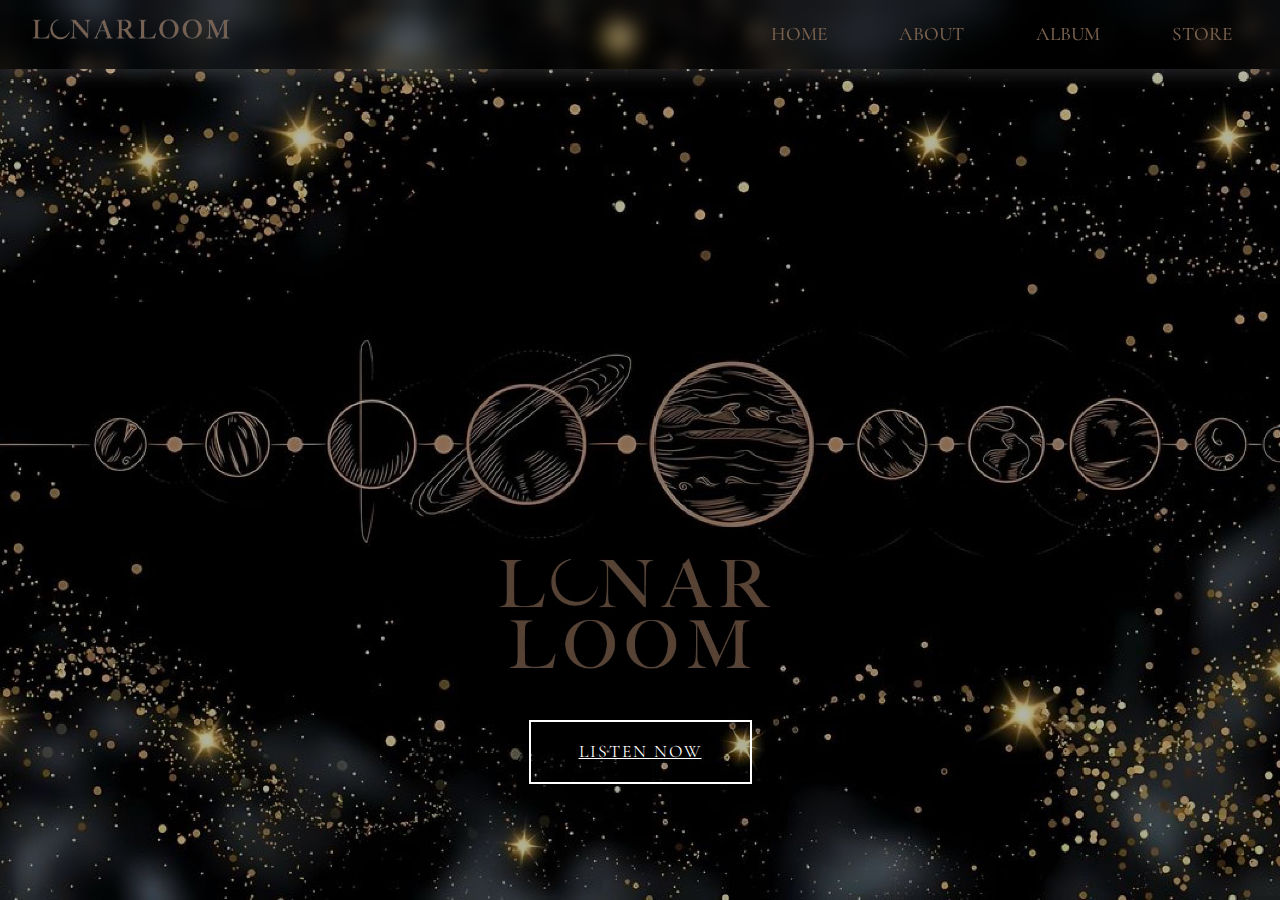
<file: index.html>
<!DOCTYPE html>
<html lang="en">
<head>
    <meta charset="UTF-8">
    <meta name="viewport" content="width=device-width, initial-scale=1.0">
    <title>Lunar Loom - Home</title>
    <link rel="stylesheet" href="css/style.css">
    <link rel="stylesheet" href="https://cdnjs.cloudflare.com/ajax/libs/font-awesome/6.0.0/css/all.min.css">
    <link href="https://fonts.googleapis.com/css2?family=Cormorant:wght@400;500;600;700&display=swap" rel="stylesheet">
</head>
<body class="body-index">
    <nav class="home-navbar">
        <div class="home-nav-brand">
            <img src="images/Lunar_Loom.png" alt="Lunar Loom Logo" class="nav-logo">
        </div>
        <ul class="home-nav-links">
            <li><a href="index.html" class="active">HOME</a></li>
            <li><a href="about.html">ABOUT</a></li>
            <li><a href="album.html">ALBUM</a></li>
            <li><a href="merch.html">STORE</a></li> 
        </ul>
    </nav>

    <main>
        <section class="hero">
            <div class="hero-content">
                <a href="album.html" class="cta-button">
                    Listen Now
                </a>
            </div>
        </section>
    </main>
</body>
</html>
</file>
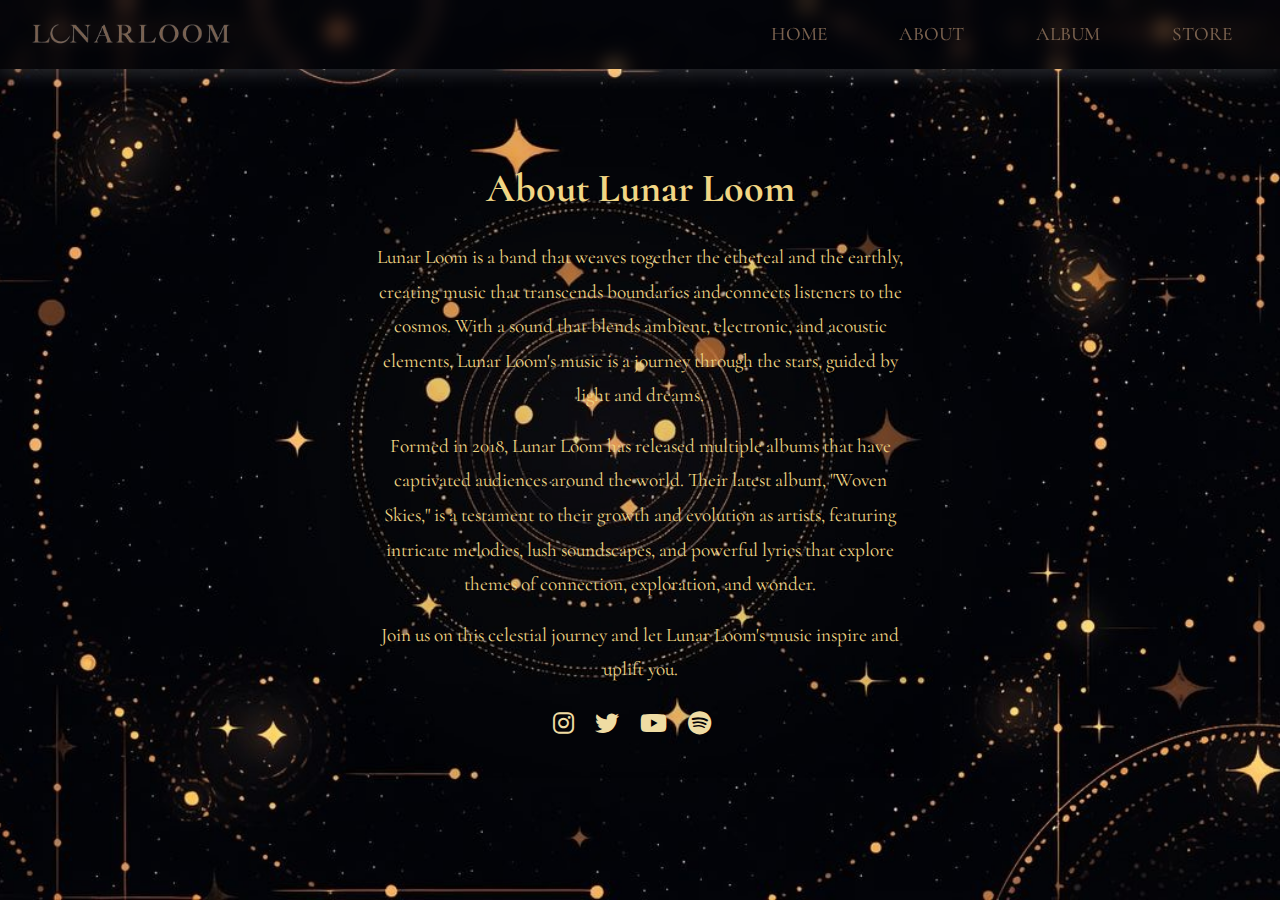
<file: about.html>
<!DOCTYPE html>
<html lang="en">
<head>
    <meta charset="UTF-8">
    <meta name="viewport" content="width=device-width, initial-scale=1.0">
    <title>About Us - Lunar Loom</title>
    <link rel="stylesheet" href="css/style.css">
    <link rel="stylesheet" href="https://cdnjs.cloudflare.com/ajax/libs/font-awesome/6.0.0/css/all.min.css">
    <link href="https://fonts.googleapis.com/css2?family=Cormorant:wght@400;500;600;700&display=swap" rel="stylesheet">
</head>
<body class="body-about">
    <nav class="about-navbar">
        <div class="about-nav-brand">
            <img src="images/Lunar_Loom.png" alt="Lunar Loom Logo" class="nav-logo">
        </div>
        <ul class="about-nav-links">
            <li><a href="index.html" class="active">HOME</a></li>
            <li><a href="about.html">ABOUT</a></li>
            <li><a href="album.html">ALBUM</a></li>
            <li><a href="merch.html">STORE</a></li> 
        </ul>
    </nav>

    <div class="about-page">
        <div class="about-content">
            <div class="about-text">
                <h1>About Lunar Loom</h1>
                <p>
                    Lunar Loom is a band that weaves together the ethereal and the earthly, creating music that transcends boundaries and connects listeners to the cosmos. With a sound that blends ambient, electronic, and acoustic elements, Lunar Loom's music is a journey through the stars, guided by light and dreams.
                </p>
                <p>
                    Formed in 2018, Lunar Loom has released multiple albums that have captivated audiences around the world. Their latest album, "Woven Skies," is a testament to their growth and evolution as artists, featuring intricate melodies, lush soundscapes, and powerful lyrics that explore themes of connection, exploration, and wonder.
                </p>
                <p>
                    Join us on this celestial journey and let Lunar Loom's music inspire and uplift you.
                </p>
                <div class="social-media">
                    <a href="https://www.instagram.com" target="_blank"><i class="fab fa-instagram"></i></a>
                    <a href="https://www.twitter.com" target="_blank"><i class="fab fa-twitter"></i></a>
                    <a href="https://www.youtube.com" target="_blank"><i class="fab fa-youtube"></i></a>
                    <a href="https://www.spotify.com" target="_blank"><i class="fab fa-spotify"></i></a>
                </div>
            </div>
        </div>
    </div>
</body>
</html>
</file>
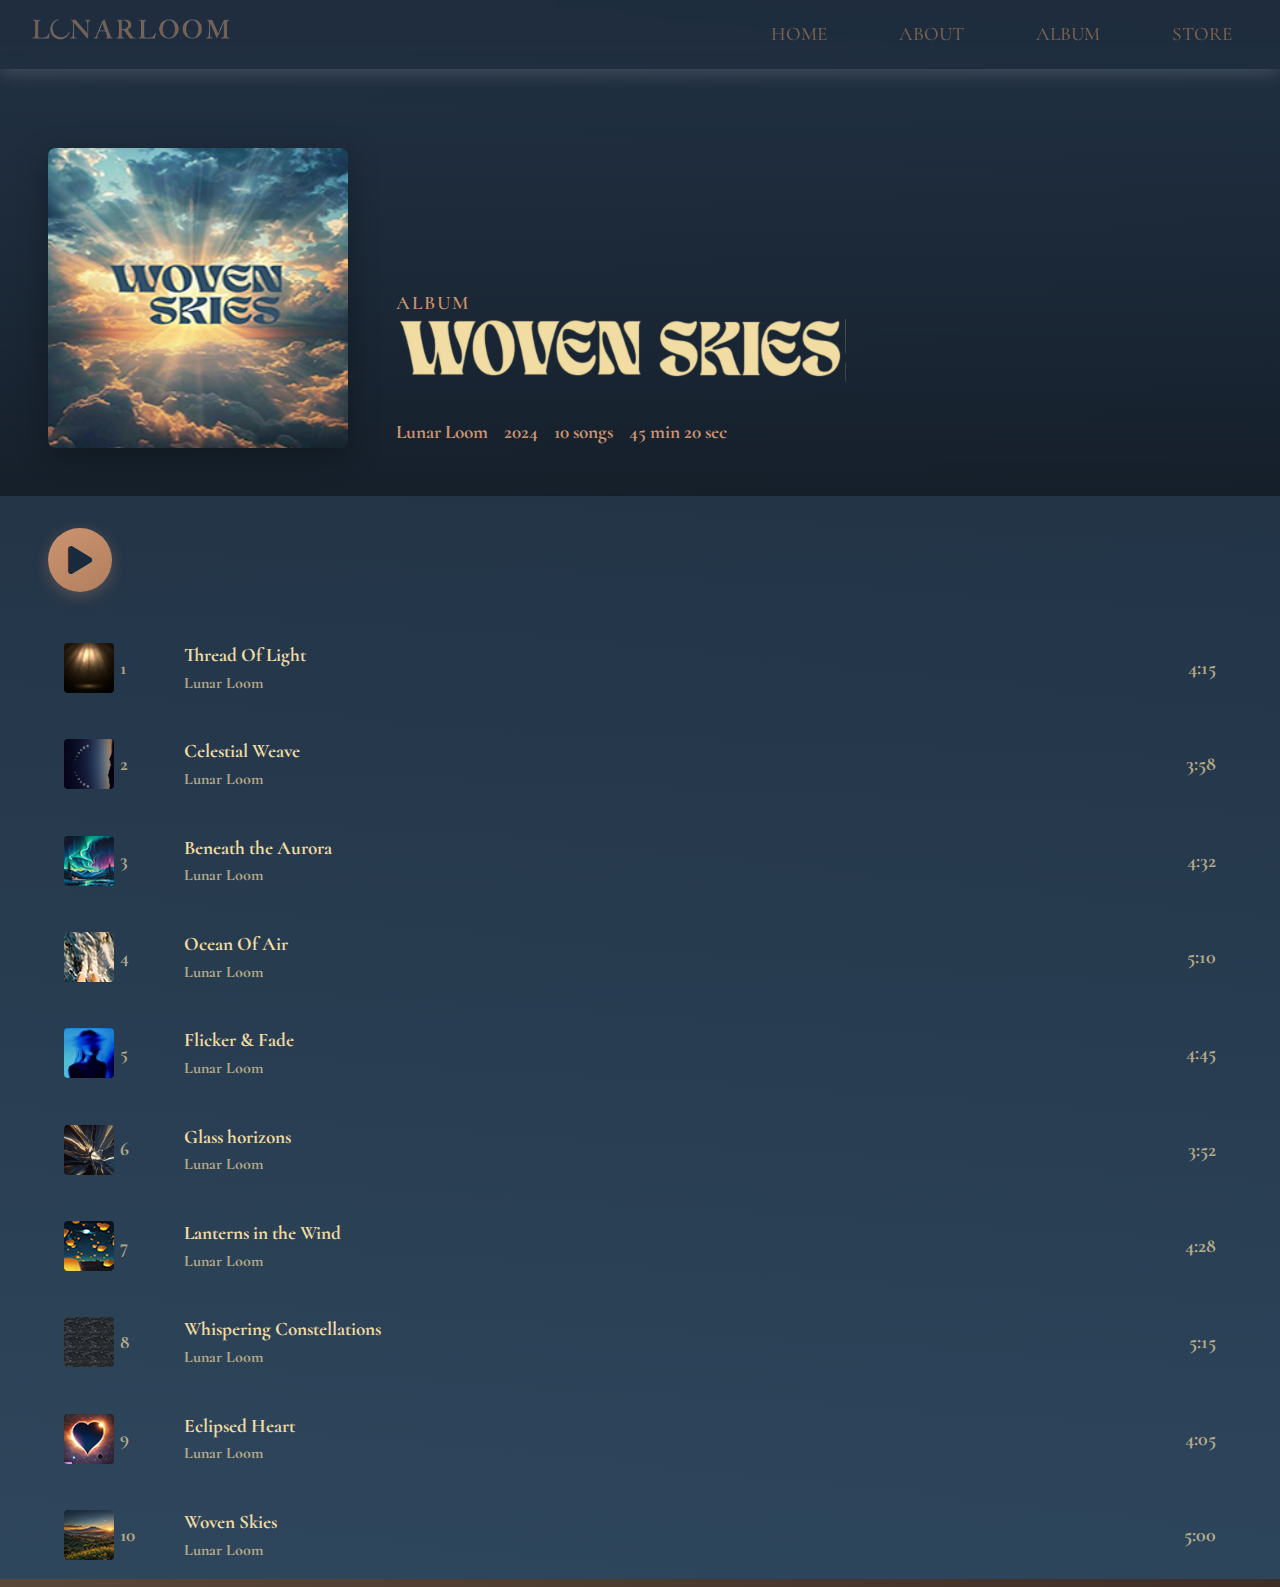
<file: album.html>
<!DOCTYPE html>
<html lang="en">
<head>
    <meta charset="UTF-8">
    <meta name="viewport" content="width=device-width, initial-scale=1.0">
    <title>Lunar Loom - Album</title>
    <link rel="stylesheet" href="css/style.css">
    <link rel="stylesheet" href="https://cdnjs.cloudflare.com/ajax/libs/font-awesome/6.0.0/css/all.min.css">
    <link href="https://fonts.googleapis.com/css2?family=Cormorant:wght@400;500;600;700&display=swap" rel="stylesheet">
</head>
<body class="body-album">
    <nav class="home-navbar">
        <div class="home-nav-brand">
            <img src="images/Lunar_Loom.png" alt="Lunar Loom Logo" class="nav-logo">
        </div>
        <ul class="home-nav-links">
            <li><a href="index.html" class="active">HOME</a></li>
            <li><a href="about.html">ABOUT</a></li>
            <li><a href="album.html">ALBUM</a></li>
            <li><a href="merch.html">STORE</a></li> 
        </ul>
    </nav>

    <main class="album-page">
        <section class="album-header">
            <img src="images/ wovenskiesedited232.jpg" alt="Lunar Loom Album Cover" class="album-cover">
            <div class="album-info">
                <h1 class="album-title">
                    <img src="images/woven_yellow.png" alt="Lunar Loom" class="album-title-logo">
                </h1>
                <span class="album-type">Album</span>
                <div class="album-meta">
                    <span class="artist-name">Lunar Loom</span>
                    <span class="album-year">2024</span>
                    <span class="track-count">10 songs</span>
                    <span class="album-duration">45 min 20 sec</span>
                </div>
            </div>
        </section>

        <section class="player-controls">
            <button class="play-button">
                <i class="fas fa-play"></i>
            </button>
        </section>
        <section class="tracklist">
            <div class="track-list">
                <div class="track">
                    <img src="images/thread of light_40.png" alt="Track 1" class="track-image">
                    <div class="track-number">1</div>
                    <div class="track-info">
                        <div class="track-title">Thread Of Light</div>
                        <div class="track-artist">Lunar Loom</div>
                    </div>
                    <div class="track-controls">
                        <button class="track-download-button">
                            <i class="fas fa-download"></i>
                        </button>
                        <button class="track-play-button">
                            <i class="fas fa-play"></i>
                        </button>
                        <span class="track-duration">4:15</span>
                    </div>
                </div>

                <div class="track">
                    <img src="images/celestial weave.jpg" alt="Track 2" class="track-image">
                    <div class="track-number">2</div>
                    <div class="track-info">
                        <div class="track-title">Celestial Weave</div>
                        <div class="track-artist">Lunar Loom</div>
                    </div>
                    <div class="track-controls">
                        <button class="track-download-button">
                            <i class="fas fa-download"></i>
                        </button>
                        <button class="track-play-button">
                            <i class="fas fa-play"></i>
                        </button>
                        <span class="track-duration">3:58</span>
                    </div>
                </div>

                <div class="track">
                    <img src="images/beneath the aurora.jpg" alt="Track 3" class="track-image">
                    <div class="track-number">3</div>
                    <div class="track-info">
                        <div class="track-title">Beneath the Aurora</div>
                        <div class="track-artist">Lunar Loom</div>
                    </div>
                    <div class="track-controls">
                        <button class="track-download-button">
                            <i class="fas fa-download"></i>
                        </button>
                        <button class="track-play-button">
                            <i class="fas fa-play"></i>
                        </button>
                        <span class="track-duration">4:32</span>
                    </div>
                </div>

                <div class="track">
                    <img src="images/ocean of the air.jpg" alt="Track 4" class="track-image">
                    <div class="track-number">4</div>
                    <div class="track-info">
                        <div class="track-title">Ocean Of Air</div>
                        <div class="track-artist">Lunar Loom</div>
                    </div>
                    <div class="track-controls">
                        <button class="track-download-button">
                            <i class="fas fa-download"></i>
                        </button>
                        <button class="track-play-button">
                            <i class="fas fa-play"></i>
                        </button>
                        <span class="track-duration">5:10</span>
                    </div>
                </div>

                <div class="track">
                    <img src="images/flicker and fade.jpg" alt="Track 5" class="track-image">
                    <div class="track-number">5</div>
                    <div class="track-info">
                        <div class="track-title">Flicker & Fade</div>
                        <div class="track-artist">Lunar Loom</div>
                    </div>
                    <div class="track-controls">
                        <button class="track-download-button">
                            <i class="fas fa-download"></i>
                        </button>
                        <button class="track-play-button">
                            <i class="fas fa-play"></i>
                        </button>
                        <span class="track-duration">4:45</span>
                    </div>
                </div>

                <div class="track">
                    <img src="images/glass horizons.jpg" alt="Track 6" class="track-image">
                    <div class="track-number">6</div>
                    <div class="track-info">
                        <div class="track-title">Glass horizons</div>
                        <div class="track-artist">Lunar Loom</div>
                    </div>
                    <div class="track-controls">
                        <button class="track-download-button">
                            <i class="fas fa-download"></i>
                        </button>
                        <button class="track-play-button">
                            <i class="fas fa-play"></i>
                        </button>
                        <span class="track-duration">3:52</span>
                    </div>
                </div>

                <div class="track">
                    <img src="images/lanterns in the wind.jpg" alt="Track 7" class="track-image">
                    <div class="track-number">7</div>
                    <div class="track-info">
                        <div class="track-title">Lanterns in the Wind</div>
                        <div class="track-artist">Lunar Loom</div>
                    </div>
                    <div class="track-controls">
                        <button class="track-download-button">
                            <i class="fas fa-download"></i>
                        </button>
                        <button class="track-play-button">
                            <i class="fas fa-play"></i>
                        </button>
                        <span class="track-duration">4:28</span>
                    </div>
                </div>

                <div class="track">
                    <img src="images/wispering constellations.jpg" alt="Track 8" class="track-image">
                    <div class="track-number">8</div>
                    <div class="track-info">
                        <div class="track-title">Whispering Constellations</div>
                        <div class="track-artist">Lunar Loom</div>
                    </div>
                    <div class="track-controls">
                        <button class="track-download-button">
                            <i class="fas fa-download"></i>
                        </button>
                        <button class="track-play-button">
                            <i class="fas fa-play"></i>
                        </button>
                        <span class="track-duration">5:15</span>
                    </div>
                </div>

                <div class="track">
                    <img src="images/eclipsed heart.jpg" alt="Track 9" class="track-image">
                    <div class="track-number">9</div>
                    <div class="track-info">
                        <div class="track-title">Eclipsed Heart</div>
                        <div class="track-artist">Lunar Loom</div>
                    </div>
                    <div class="track-controls">
                        <button class="track-download-button">
                            <i class="fas fa-download"></i>
                        </button>
                        <button class="track-play-button">
                            <i class="fas fa-play"></i>
                        </button>
                        <span class="track-duration">4:05</span>
                    </div>
                </div>

                <div class="track">
                    <img src="images/dawns embrace.jpg" alt="Track 10" class="track-image">
                    <div class="track-number">10</div>
                    <div class="track-info">
                        <div class="track-title">Woven Skies</div>
                        <div class="track-artist">Lunar Loom</div>
                    </div>
                    <div class="track-controls">
                        <button class="track-download-button">
                            <i class="fas fa-download"></i>
                        </button>
                        <button class="track-play-button">
                            <i class="fas fa-play"></i>
                        </button>
                        <span class="track-duration">5:00</span>
                    </div>
                </div>
            </div>
        </section>
        
    </main>
</body>
</html>
</file>
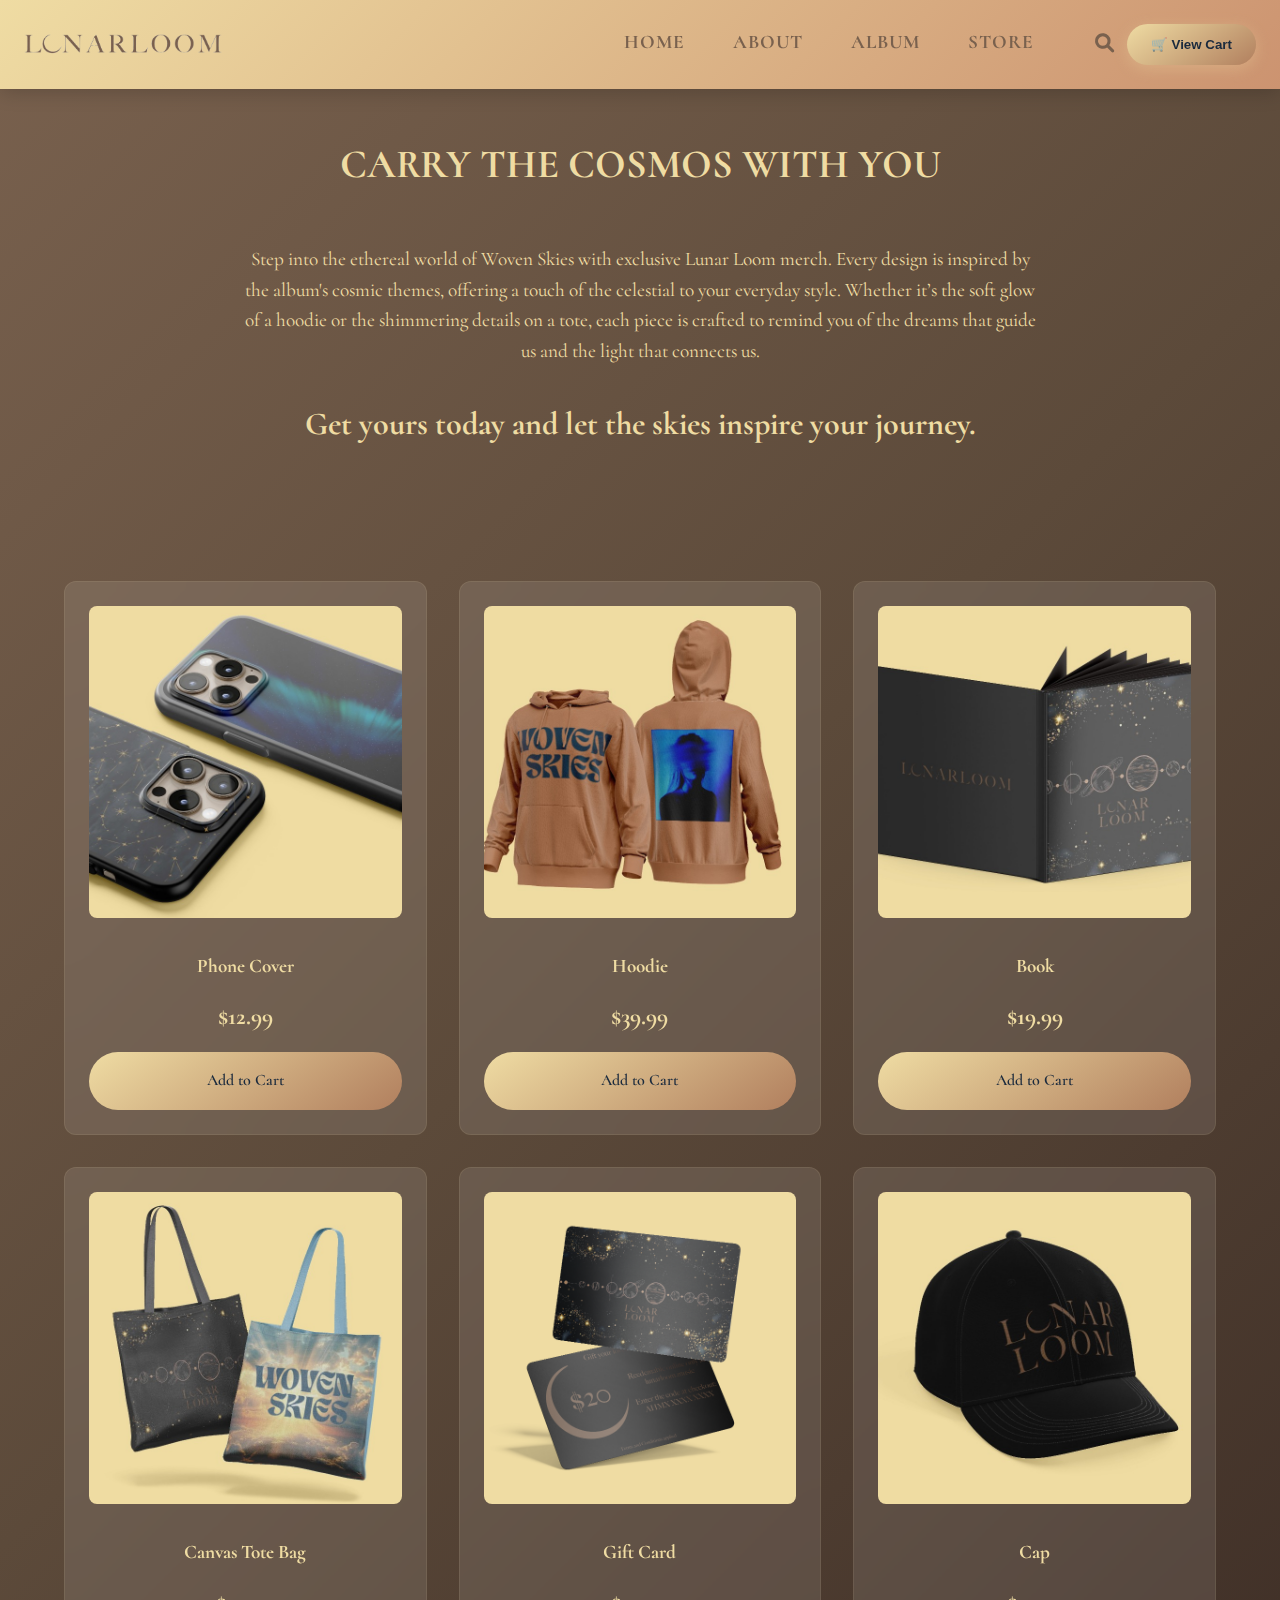
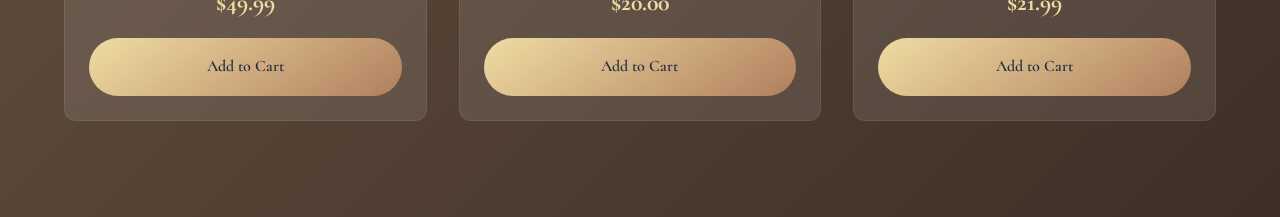
<file: merch.html>
<!DOCTYPE html>
<html lang="en">
<head>
    <meta charset="UTF-8">
    <meta name="viewport" content="width=device-width, initial-scale=1.0">
    <title>Woven Skies - Official Store</title>
    <link rel="stylesheet" href="css/style.css">
    <link rel="stylesheet" href="https://cdnjs.cloudflare.com/ajax/libs/font-awesome/6.0.0/css/all.min.css">
    <link href="https://fonts.googleapis.com/css2?family=Cormorant:wght@400;500;600;700&display=swap" rel="stylesheet">

</head>
<body class="body-merch">
    <nav class="navbar merch-navbar">
        <div class="nav-brand">
            <img src="images/Lunar_Loom.png" alt="Lunar Loom Logo" class="nav-logo">
        </div>
        <ul class="nav-links">
            <li><a href="index.html" class="active">Home</a></li>
            <li><a href="about.html">About</a></li>
            <li><a href="album.html">Album</a></li>
            <li><a href="merch.html">Store</a></li> 
            <li><button class="search-button"><i class="fas fa-search"></i></button></li>
        </ul>
        <div class="cart-icon">
            <button for="cart-toggle" class="cart-button">🛒 View Cart</button>
            <div class="cart-panel">
                <h2>Shopping Cart</h2>
                <div class="cart-items">
                    <!-- Cart items will appear here when CSS :has() selector is triggered -->
                </div>
                <div class="cart-total">Total: $0.00</div>
            </div>
        </div>
    </nav>

    <main class="merch-page">
        <header class="merch-header">
            <h1>CARRY THE COSMOS WITH YOU</h1>
            <p class="merch-description">
                Step into the ethereal world of Woven Skies with exclusive Lunar Loom merch. Every design is inspired by the album's cosmic themes, offering a touch of the celestial to your everyday style. Whether it’s the soft glow of a hoodie or the shimmering details on a tote, each piece is crafted to remind you of the dreams that guide us and the light that connects us.
                <br><br>
                <span class="highlight-text">Get yours today and let the skies inspire your journey.</span>
            </p>
        </header>

        <main class="products">
            <div class="product-card">
                <img src="images/case.jpg" alt="Phone Cover">
                <h3>Phone Cover</h3>
                <p class="price">$12.99</p>
                <input type="checkbox" class="add-to-cart">
                <label class="add-to-cart-btn"></label>
            </div>

            <div class="product-card">
                <img src="images/apparel.jpg" alt="Hoodie">
                <h3>Hoodie</h3>
                <p class="price">$39.99</p>
                <input type="checkbox" class="add-to-cart">
                <label class="add-to-cart-btn"></label>
            </div>

            <div class="product-card">
                <img src="images/book1.jpg" alt="Art Print Poster">
                <h3>Book</h3>
                <p class="price">$19.99</p>
                <input type="checkbox" class="add-to-cart">
                <label class="add-to-cart-btn"></label>
            </div>

            <div class="product-card">
                <img src="images/tb.jpg" alt="Tote Bag">
                <h3>Canvas Tote Bag</h3>
                <p class="price">$49.99</p>
                <input type="checkbox" class="add-to-cart">
                <label class="add-to-cart-btn"></label>
            </div>

            <div class="product-card">
                <img src="images/gc.png" alt="Gift Card">
                <h3>Gift Card</h3>
                <p class="price">$20.00</p>
                <input type="checkbox" class="add-to-cart">
                <label class="add-to-cart-btn"></label>
            </div>

            <div class="product-card">
                <img src="images/cap1.jpg" alt="Embroidered Cap">
                <h3>Cap</h3>
                <p class="price">$21.99</p>
                <input type="checkbox" class="add-to-cart">
                <label class="add-to-cart-btn"></label>
            </div>
        </main>
    </main>
</body>
</html>
</file>
<file: css/style.css>
/* Global Styles */
body {
    font-family: 'Cormorant', serif;
}

/* Navbar */
.home-navbar {
    background: transparent;
    padding: 1.2rem 2rem;
    display: flex;
    justify-content: space-between;
    align-items: center;
    position: fixed;
    width: 100%;
    top: 0;
    z-index: 1000;
    backdrop-filter: blur(10px);
    box-shadow: 0 2px 20px rgba(255, 255, 255, 0.2);
}

.nav-brand {
    flex: 1;
    display: flex;
}

.nav-logo {
    width: 100%;
    max-width: 200px; /* Adjust as needed */
    height: auto;
    transition: transform 0.3s ease;
}

.nav-logo:hover {
    transform: scale(1.1);
}

.home-nav-links {
    display: flex;
    list-style: none;
    gap: 2.5rem;
}

.home-nav-links a {
    color: #79614E;
    text-decoration: none;
    font-weight: 500;
    font-size: 1.2rem;
    padding: 0.5rem 1rem;
    border-radius: 4px;
    transition: all 0.3s ease;
    position: relative;
}

.home-nav-links a::after {
    content: '';
    position: absolute;
    bottom: -2px;
    left: 0;
    width: 0;
    height: 2px;
    background: transparent;
    transition: width 0.3s ease;
}

.home-nav-links a:hover::after,
.home-nav-links a.active::after {
    width: 0;
    background: transparent;
}

.home-nav-links a:hover {
    color: #ffffff;
}

/* Hero Section */
.hero {
    background: linear-gradient(rgba(0,0,0,0.3), rgba(0,0,0,0.3)), url('../images/main_poster.jpg') center/cover no-repeat;
    height: 100vh;
    display: flex;
    justify-content: center;
}

.hero-content {
    text-align: center;
}

.cta-button {
    display: block;
    margin-top: 80vh; 
    margin-left: auto;
    margin-right: auto;
    max-width: 250px; /* Add this line to make button smaller */
    background: transparent;
    border: 2px solid #fff;
    color: #fff;
    padding: 1rem 3rem;
    font-size: 1.1rem;
    text-transform: uppercase;
    letter-spacing: 2px;
    cursor: pointer;
    transition: all 0.3s ease;
    animation: fadeInUp 1s ease 0.4s;
    animation-fill-mode: backwards;
}

/* Responsive Design */
@media (max-width: 768px) {
    .hero-title {
        font-size: 3rem;
    }
    
    .nav-links {
        gap: 1.5rem;
    }
    
    .album-title {
        font-size: 2.5rem;
    }
    
    .merch-grid {
        grid-template-columns: 1fr;
    }
}

.body-about {
    font-family: 'Cormorant', serif;
    line-height: 1.6;
    color: #EFDCA3;
    background-image: url('../images/ABOUT.jpg');
    background-size: cover;
    background-attachment: fixed;
    background-position: center;
    background-repeat: no-repeat;
    min-height: 100vh;
    margin: 0;
    padding: 0;
    overflow-x: hidden; /* Prevent horizontal scrolling */
    display: flex;
}

.header {
    height: 100vh;
    display: flex;
    justify-content: flex-end;
    align-items: center;
    padding: 2rem;
}

.about-header {
    text-align: center;
    margin-bottom: 3rem;
}

.about-header h1 {
    font-size: 2.5rem;
    color: #EFDCA3;
    margin-bottom: 1rem;
}

.about-content {
    display: grid;
    gap: 3rem;
    align-items: start;
    max-width: 600px;
    padding: 2rem;
    background: rgba(0, 0, 0, 0.091);
    border-radius: 12px;
    width: 100%;
    box-sizing: border-box; 
    text-align: center;
}

.about-text {
    font-size: 1.2rem;
    line-height: 1.8;
    color: #f1d684;
}

/* Navbar */
.about-navbar {
    background: transparent;
    padding: 1.2rem 2rem;
    display: flex;
    justify-content: space-between;
    align-items: center;
    position: fixed;
    width: 100%;
    top: 0;
    z-index: 1000;
    backdrop-filter: blur(10px);
    box-shadow: 0 2px 20px rgba(255, 255, 255, 0.2);
}

.about-nav-brand {
    flex: 1;
    display: flex;
}

.about-nav-logo {
    width: 100%;
    max-width: 200px; /* Adjust as needed */
    height: auto;
    transition: transform 0.3s ease;
}

.about-nav-logo:hover {
    transform: scale(1.1);
}

.about-nav-links {
    display: flex;
    list-style: none;
    gap: 2.5rem;
}

.about-nav-links a {
    color: #79614E;
    text-decoration: none;
    font-weight: 500;
    font-size: 1.2rem;
    padding: 0.5rem 1rem;
    border-radius: 4px;
    transition: all 0.3s ease;
    position: relative;
}

.about-nav-links a::after {
    content: '';
    position: absolute;
    bottom: -2px;
    left: 0;
    width: 0;
    height: 2px;
    background: transparent;
    transition: width 0.3s ease;
}

.about-nav-links a:hover::after,
.about-nav-links a.active::after {
    width: 0;
    background: transparent;
}

.about-nav-links a:hover {
    color: #ffffff;
}

.band-photo {
    width: 100%;
    border-radius: 12px;
    box-shadow: 0 8px 32px rgba(0, 0, 0, 0.3);
}

.band-photo img {
    width: 100%;
    border-radius: 12px;
}

.about-text h1 {
    font-size: 2.5rem;
    color: #f1d684;
    margin-bottom: 1rem;
    font-weight: bold;
}

.about-text p {
    font-size: 1.2rem;
    margin-bottom: 1rem;
}

.social-media {
    margin-top: 1rem;
}

.social-media a {
    color: #EFDCA3;
    font-size: 1.5rem;
    margin-right: 1rem;
    transition: color 0.3s ease;
}

.social-media a:hover {
    color: #CC9370;
}

/* Reset and Base Styles */
* {
    margin: 0;
    padding: 0;
    box-sizing: border-box;
}

.body-album {
    font-family: 'Cormorant', serif;
    line-height: 1.6;
    color: #EFDCA3; /* Changed from #ffffff */
    background: linear-gradient(135deg #1a2a3d 0%, #2c465e 50%, #345268 100%);
    font-weight: bold; /* Make all text bold */
    font-size: 1.1rem; /* Increase base font size */
}

/* Navbar */
.album-navbar {
    position: fixed;
    width: 100%;
    z-index: 1000;
    padding: 1.5rem;
    background: rgba(0, 0, 0, 0.8);
    backdrop-filter: blur(10px);
    transition: all 0.3s ease;
    display: flex;
    justify-content: space-between;
    align-items: center;
    font-weight: bold; /* Make navbar text bold */
}

.nav-container {
    max-width: 1400px;
    margin: 0 auto;
    display: flex;
    justify-content: space-between;
    align-items: center;
}

.nav-brand {
    font-size: 2rem; /* Increase font size */
    font-weight: 700;
    letter-spacing: 2px;
    color: #fff;
}

.nav-links {
    display: flex;
    gap: 3rem;
    list-style: none;
}

.nav-links a {
    color: #fff;
    text-decoration: none;
    text-transform: uppercase;
    font-size: 1.1rem;
    letter-spacing: 1px;
    position: relative;
    font-weight: bold; /* Make navbar links bold */
}

.nav-links a::after {
    content: '';
    position: absolute;
    width: 0;
    height: 2px;
    bottom: -4px;
    left: 0;
    background-color: transparent;
    transition: width 0.3s ease;
}

.nav-links a:hover::after,
.nav-links a.active::after {
    width: 0;
    background-color: transparent;
}

.nav-links a:hover {
    color: #e36161;
}

/* Album Page */
.album-page {
    padding-top: 100px;
    min-height: 100vh;
    background: linear-gradient(to bottom, rgba(26, 42, 61, 0.95), rgba(44, 70, 94, 0.95));
}

.album-header {
    display: flex;
    align-items: flex-end;
    padding: 3rem;
    gap: 3rem;
    background: linear-gradient(transparent, rgba(0, 0, 0, 0.4));
}

.album-cover {
    width: 300px;
    height: 300px;
    border-radius: 8px;
    box-shadow: 0 8px 32px rgba(0, 0, 0, 0.3);
    transition: transform 0.3s ease, box-shadow 0.3s ease;
}

.album-cover:hover {
    transform: scale(1.02);
    box-shadow: 0 12px 40px rgba(204, 147, 112, 0.2); /* Changed to #CC9370 */
}

.album-info {
    display: flex;
    flex-direction: column;
    align-items: flex-start; /* Align content to the left */
    text-align: left;
    height: 100%;
}

.album-type {
    font-size: 1.2rem; /* Increase font size */
    font-weight: 600;
    color: #CC9370; /* Changed from #ffd700 */
    text-transform: uppercase;
    letter-spacing: 2px;
    margin-right: 1rem; 
    order: -1; 
}

.album-info h1 {
    font-size: 2.5rem; /* Increase font size */
    margin: 0; /* Remove default margin */
    font-weight: 800;
    letter-spacing: -0.04em;
    color: #EFDCA3; /* Changed from #ffffff */
    text-shadow: 2px 2px 4px rgba(0, 0, 0, 0.3);
}

.album-meta {
    display: flex;
    align-items: center;
    gap: 1rem;
    font-size: 1.2rem; /* Increase font size */
    color: #CC9370; /* Changed from #ffd700 */
}

.player-controls {
    padding: 2rem 3rem;
}

.play-button {
    width: 64px;
    height: 64px;
    border-radius: 50%;
    background: linear-gradient(145deg, #CC9370, #b17f5e); /* Changed to #CC9370 */
    border: none;
    color: #1a2a3d;
    font-size: 2rem; /* Increase font size */
    cursor: pointer;
    display: flex;
    align-items: center;
    justify-content: center;
    transition: all 0.3s ease;
    box-shadow: 0 4px 15px rgba(204, 147, 112, 0.3); /* Changed to #CC9370 */
    font-weight: bold; /* Make play button text bold */
}

.play-button:hover {
    transform: scale(1.05);
    box-shadow: 0 6px 20px rgba(204, 147, 112, 0.4); /* Changed to #CC9370 */
}

.tracklist {
    padding: 0 3rem;
}

.track {
    display: grid;
    grid-template-columns: 40px 48px 1fr auto;
    padding: 1rem;
    border-radius: 8px;
    align-items: center;
    gap: 1rem;
    transition: all 0.3s ease;
    cursor: pointer;
    margin-bottom: 0.5rem;
}

.track:hover {
    background: rgba(204, 147, 112, 0.1); /* Changed to #CC9370 */
    transform: translateX(10px);
}

.track-number {
    font-weight: 800;
    color: rgba(239, 220, 163, 0.7); /* Changed from rgba(255, 255, 255, 0.7) */
    font-size: 1.2rem; /* Increase font size */
}

.track-info {
    display: flex;
    flex-direction: column;
}

.track-title {
    font-weight: 800;
    color: #EFDCA3; /* Changed from #ffffff */
    font-size: 1.2rem; /* Increase font size */
}

.track-artist {
    font-size: 1rem; /* Increase font size */
    color: rgba(239, 220, 163, 0.7); /* Changed from rgba(255, 255, 255, 0.7) */
    font-weight: 800;
}

/* Track Controls */
.track-controls {
    display: flex;
    align-items: center;
    gap: 1rem;
}

.track-download-button,
.track-play-button {
    width: 32px;
    height: 32px;
    border-radius: 50%;
    background: transparent;
    border: 2px solid rgba(204, 147, 112, 0.3); /* Changed to #CC9370 */
    color: #CC9370; /* Changed from #ffd700 */
    font-size: 1.4rem; /* Increase font size */
    cursor: pointer;
    display: flex;
    align-items: center;
    justify-content: center;
    transition: all 0.3s ease;
    opacity: 0;
}

.track:hover .track-download-button,
.track:hover .track-play-button {
    opacity: 1;
}

.track-download-button:hover,
.track-play-button:hover {
    background: rgba(204, 147, 112, 0.1); /* Changed to #CC9370 */
}

.track-duration {
    color: rgba(239, 220, 163, 0.7); /* Changed from rgba(255, 255, 255, 0.7) */
    font-size: 1.25rem; /* Increase font size */
}

.track-image {
    width: 50px;
    height: 50px;
    object-fit: cover;
    border-radius: 4px;
    margin-right: 1rem;
}

.album-title-logo {
    max-width: 450px; 
    height: auto;
    align-self: flex-start; /* Align to the left */
    margin-bottom: 1rem;
}

/* About Page */
.about-page {
    padding: 120px 2rem 4rem;
    max-width: 1200px;
    margin: 0 auto;
}

.about-header {
    text-align: center;
    margin-bottom: 3rem;
}

.about-content {
    display: grid;
    gap: 3rem;
    align-items: start;
    color: #EFDCA3; /* Changed from #ffffff */
}

.band-photo {
    width: 100%;
    border-radius: 12px;
    box-shadow: 0 8px 32px rgba(0, 0, 0, 0.3);
}

.about-text {
    font-size: 1.3rem; /* Increase font size */
    line-height: 1.8;
}

.band-members {
    margin-top: 2rem;
    padding-top: 2rem;
    border-top: 1px solid rgba(255, 215, 0, 0.2);
}

.band-members h2 {
    color: #ffd700;
    margin-bottom: 1rem;
    font-size: 1.3rem; /* Increase font size */
}

.band-members ul {
    list-style: none;
}

.band-members li {
    padding: 0.5rem 0;
    color: rgba(255, 255, 255, 0.9);
    font-size: 1.1rem; /* Increase font size */
}

/* Store Grid */
.merch-page {
    padding: 120px 2rem 4rem;
}

.merch-header {
    text-align: center;
    margin-bottom: 3rem;
}

.merch-grid {
    display: grid;
    grid-template-columns: repeat(auto-fit, minmax(300px, 1fr));
    gap: 2rem;
    max-width: 1400px;
    margin: 0 auto;
}

.merch-item {
    background: rgba(255, 255, 255, 0.1);
    border-radius: 12px;
    padding: 1.5rem;
    text-align: center;
    transition: all 0.3s ease;
    backdrop-filter: blur(10px);
    border: 1px solid rgba(255, 215, 0, 0.1);
}

.merch-item:hover {
    transform: translateY(-10px);
    box-shadow: 0 10px 30px rgba(255, 215, 0, 0.2);
    border-color: rgba(255, 215, 0, 0.3);
}

.merch-image {
    width: 100%;
    aspect-ratio: 1;
    object-fit: cover;
    border-radius: 8px;
    margin-bottom: 1.5rem;
    transition: transform 0.3s ease;
}

.merch-item:hover .merch-image {
    transform: scale(1.05);
}

.merch-name {
    font-size: 1.4rem; /* Increase font size */
    color: #ffffff;
    margin-bottom: 0.5rem;
}

.merch-price {
    font-size: 1.7rem; /* Increase font size */
    font-weight: bold;
    color: #ffd700;
    margin: 1rem 0;
}

.merch-button {
    background: linear-gradient(145deg, #ffd700, #ffed4a);
    color: #1a2a3d;
    border: none;
    padding: 1rem 2rem;
    border-radius: 50px;
    font-weight: 600;
    cursor: pointer;
    transition: all 0.3s ease;
    width: 100%;
    font-size: 1.2rem; /* Increase font size */
}

.merch-button:hover {
    transform: scale(1.05);
    box-shadow: 0 5px 15px rgba(255, 215, 0, 0.3);
}

/* Responsive Design */
@media (max-width: 768px) {
    .nav-brand {
        font-size: 1.7rem; /* Increase font size */
    }

    .nav-links {
        gap: 1rem;
    }

    .nav-links a {
        font-size: 1rem; /* Increase font size */
        padding: 0.4rem 0.8rem;
    }

    .album-header {
        flex-direction: column;
        align-items: center;
        text-align: center;
        padding: 2rem 1rem;
    }

    .album-info h1 {
        font-size: 2.7rem; /* Increase font size */
    }

    .album-cover {
        width: 250px;
        height: 250px;
    }

    .track {
        grid-template-columns: 48px 1fr auto;
    }

    .track-image {
        display: none;
    }

    .merch-grid {
        grid-template-columns: 1fr;
        padding: 1rem;
    }
}


/*Navigation Styles*/
.navbar {
    position: fixed;
    width: 100%;
    z-index: 1000;
    padding: 1.5rem;
    background: rgba(0, 0, 0, 0.8);
    backdrop-filter: blur(10px);
    transition: all 0.3s ease;
}

.nav-container {
    max-width: 1400px;
    margin: 0 auto;
    display: flex;
    justify-content: space-between;
    align-items: center;
}

.nav-brand {
    font-size: 1.8rem;
    font-weight: 700;
    letter-spacing: 2px;
    color: #fff;
}

.nav-links {
    display: flex;
    gap: 3rem;
    list-style: none;
}

.nav-links a {
    color: #fff;
    text-decoration: none;
    text-transform: uppercase;
    font-size: 0.9rem;
    letter-spacing: 1px;
    position: relative;
}

.nav-links a::after {
    content: '';
    position: absolute;
    width: 0;
    height: 2px;
    bottom: -4px;
    left: 0;
    background-color: transparent;
    transition: width 0.3s ease;
}

.nav-links a:hover::after,
.nav-links a.active::after {
    width: 0;
    background-color: transparent;
}


/*Merch Page Styles*/
* {
    margin: 0;
    padding: 0;
    box-sizing: border-box;
}

body {
    font-family: 'Cormorant', sans-serif;
    line-height: 1.6;
    color: #EFDCA3;
    background: linear-gradient(135deg, #79614E 0%, #5C4A3A 50%, #3E2E26 100%);
}

/* Navbar */
.navbar {
    position: fixed;
    width: 100%;
    z-index: 1000;
    padding: 1.5rem;
    background: linear-gradient(145deg, #EFDCA3, #CC9370);
    backdrop-filter: blur(10px);
    transition: all 0.3s ease;
    display: flex;
    justify-content: space-between;
    align-items: center;
}

.nav-container {
    max-width: 1400px;
    margin: 0 auto;
    display: flex;
    justify-content: space-between;
    align-items: center;
}

.nav-brand {
    font-size: 1.8rem;
    font-weight: 700;
    letter-spacing: 2px;
    color: #EFDCA3;
}

.nav-links {
    display: flex;
    gap: 3rem;
    list-style: none;
}

.nav-links a {
    color: #f6f6f6;
    text-decoration: none;
    text-transform: uppercase;
    font-size: 1.1rem;
    font-weight: bold;
    letter-spacing: 1px;
    position: relative;

}

.nav-links a::after {
    content: '';
    position: absolute;
    bottom: -2px;
    left: 0;
    width: 0;
    height: 2px;
    background: transparent;
    transition: width 0.3s ease;
}

.nav-links a:hover::after,
.nav-links a.active::after {
    width: 0;
    background: transparent;
}

.nav-links a:hover {
    color: #ffffff;
}

.nav-links a i {
    font-size: 1.2rem;
}

.search-button {
    padding: 0.4rem 0.8rem;
    background: none;
    color: #79614E;
    border: none;
    cursor: pointer;
    font-size: 1.2rem;
    transition: color 0.3s ease;
}

.search-button:hover {
    color: #EFDCA3;
}

.cart-icon {
    position: relative;
}

.cart-button {
    padding: 0.8rem 1.5rem;
    background: linear-gradient(145deg, #EFDCA3, #b17f5e);
    color: #1a2a3d;
    border-radius: 50px;
    cursor: pointer;
    transition: all 0.3s ease;
    font-weight: 600;
    box-shadow: 0 4px 15px rgba(239, 220, 163, 0.3);
    border: none;
}

.cart-button:hover {
    transform: translateY(-2px);
    box-shadow: 0 6px 20px rgba(239, 220, 163, 0.4);
}

.cart-panel {
    display: none;
    position: absolute;
    right: 0;
    top: 100%;
    width: 300px;
    background: rgba(121, 97, 78, 0.95);
    backdrop-filter: blur(10px);
    border-radius: 12px;
    padding: 20px;
    margin-top: 10px;
    box-shadow: 0 8px 32px rgba(0, 0, 0, 0.3);
    border: 1px solid rgba(239, 220, 163, 0.1);
}

#cart-toggle:checked ~ .cart-panel {
    display: block;
}

/* Merch Page */
.merch-page {
    padding-top: 100px;
    min-height: 100vh;
    background: linear-gradient(135deg, #79614E 0%, #5C4A3A 50%, #3E2E26 100%);
}

.merch-header {
    display: flex;
    flex-direction: column;
    align-items: center;
    text-align: center;
    margin-bottom: 3rem;
}

.merch-header h1 {
    font-size: 2.5rem;
    color: #EFDCA3;
    margin-bottom: 1rem;
}

.merch-description {
    font-size: 1.2rem;
    color: #EFDCA3;
    text-align: center;
    max-width: 800px;
    margin: 0 auto;
}

/* Custom Navbar Styles for Merch Page */
.merch-navbar {
    background: linear-gradient(135deg, #EFDCA3 0%, #CC9370 100%);
    box-shadow: 0 2px 20px rgba(0, 0, 0, 0.2);
}

.merch-navbar .nav-links a {
    font-size: 1.2rem;
    color: #79614E;
}

.merch-navbar .nav-links a::after {
    background-color: #79614E;
}

.merch-navbar .nav-links a:hover {
    color: #EFDCA3;
}

.merch-navbar .nav-links a:hover::after,
.merch-navbar .nav-links a.active::after {
    width: 0;
    background-color: transparent;
}

.merch-cover {
    width: 300px;
    height: 300px;
    border-radius: 8px;
    box-shadow: 0 8px 32px rgba(0, 0, 0, 0.3);
    transition: transform 0.3s ease, box-shadow 0.3s ease;
}

.merch-cover:hover {
    transform: scale(1.02);
    box-shadow: 0 12px 40px rgba(239, 220, 163, 0.2);
}

.merch-info {
    display: flex;
    flex-direction: column;
    align-items: flex-start;
    text-align: left;
    height: 100%;
}

.merch-type {
    font-size: 1rem;
    font-weight: 600;
    color: #EFDCA3;
    text-transform: uppercase;
    letter-spacing: 2px;
    margin-right: 1rem; 
    order: -1; 
}

.merch-info h1 {
    font-size: 0;
    margin: 0;
}

.merch-meta {
    display: flex;
    align-items: center;
    gap: 1rem;
    font-size: 1rem;
    color: #EFDCA3;
}

.product-card {
    background: rgba(255, 255, 255, 0.1);
    backdrop-filter: blur(10px);
    border-radius: 12px;
    padding: 1.5rem;
    text-align: center;
    transition: all 0.3s ease;
    border: 1px solid rgba(239, 220, 163, 0.1);
}

.product-card:hover {
    transform: translateY(-10px);
    box-shadow: 0 10px 30px rgba(239, 220, 163, 0.2);
    border-color: rgba(239, 220, 163, 0.3);
}

.product-card img {
    width: 100%;
    aspect-ratio: 1;
    object-fit: cover;
    border-radius: 8px;
    margin-bottom: 1.5rem;
    transition: transform 0.3s ease;
}

.product-card:hover img {
    transform: scale(1.05);
}

.product-card h3 {
    color: #EFDCA3;
    font-size: 1.2rem;
    margin-bottom: 0.5rem;
}

.price {
    font-size: 1.5rem;
    font-weight: bold;
    color: #EFDCA3;
    margin: 1rem 0;
}

.add-to-cart {
    display: none;
}

.add-to-cart-btn {
    display: inline-block;
    padding: 1rem 2rem;
    background: linear-gradient(145deg, #EFDCA3, #b17f5e);
    color: #1a2a3d;
    border-radius: 50px;
    cursor: pointer;
    transition: all 0.3s ease;
    font-weight: 600;
    width: 100%;
}

.add-to-cart-btn:hover {
    transform: scale(1.05);
    box-shadow: 0 5px 15px rgba(239, 220, 163, 0.3);
}

.add-to-cart:checked + .add-to-cart-btn {
    background: linear-gradient(145deg, #dc3545, #c82333);
    color: white;
}

.add-to-cart:checked + .add-to-cart-btn::after {
    content: "Remove";
}

.add-to-cart + .add-to-cart-btn::after {
    content: "Add to Cart";
}

.cart-icon label {
    padding: 0.8rem 1.5rem;
    background: linear-gradient(145deg, #EFDCA3, #b17f5e);
    color: #1a2a3d;
    border-radius: 50px;
    cursor: pointer;
    transition: all 0.3s ease;
    font-weight: 600;
    box-shadow: 0 4px 15px rgba(239, 220, 163, 0.3);
}

.cart-icon label:hover {
    transform: translateY(-2px);
    box-shadow: 0 6px 20px rgba(239, 220, 163, 0.4);
}

.cart-panel {
    display: none;
    position: absolute;
    right: 0;
    top: 100%;
    width: 300px;
    background: rgba(121, 97, 78, 0.95);
    backdrop-filter: blur(10px);
    border-radius: 12px;
    padding: 20px;
    margin-top: 10px;
    box-shadow: 0 8px 32px rgba(0, 0, 0, 0.3);
    border: 1px solid rgba(239, 220, 163, 0.1);
}

#cart-toggle:checked ~ .cart-panel {
    display: block;
}

.products {
    display: grid;
    grid-template-columns: repeat(3, 1fr);
    gap: 2rem;
    max-width: 1400px;
    margin: 100px auto 0;
    padding: 2rem;
}

.cart-items {
    margin: 15px 0;
    max-height: 300px;
    overflow-y: auto;
}

.cart-total {
    border-top: 1px solid rgba(239, 220, 163, 0.2);
    padding-top: 15px;
    font-weight: bold;
    text-align: right;
    color: #EFDCA3;
}

.highlight-text {
    font-size: 2.0rem; /* Increase font size */
    font-weight: bold;
    color: #EFDCA3;
    margin-top: 2.0rem;
    margin-bottom: 1.0rem; 
    padding: 10000; 
}

.merch-header h1 {
    font-size: 2.5rem;
    color: #EFDCA3;
    margin-bottom: 3rem;
    margin-top: 2rem;
    font-weight: bold; /* Make the header bold */
}

/* Responsive Design */
@media (max-width: 768px) {
    .nav-brand {
        font-size: 1.5rem;
    }

    .nav-links {
        gap: 1rem;
    }

    .nav-links a {
        font-size: 0.9rem;
        padding: 0.4rem 0.8rem;
    }

    .merch-header {
        flex-direction: column;
        align-items: center;
        text-align: center;
        padding: 2rem 1rem;
    }

    .merch-info h1 {
        font-size: 2.5rem;
    }

    .merch-cover {
        width: 250px;
        height: 250px;
    }

    .products {
        grid-template-columns: 1fr;
        padding: 1rem;
    }

    .cart-panel {
        width: 280px;
        right: -100px;
    }
}
</file>
